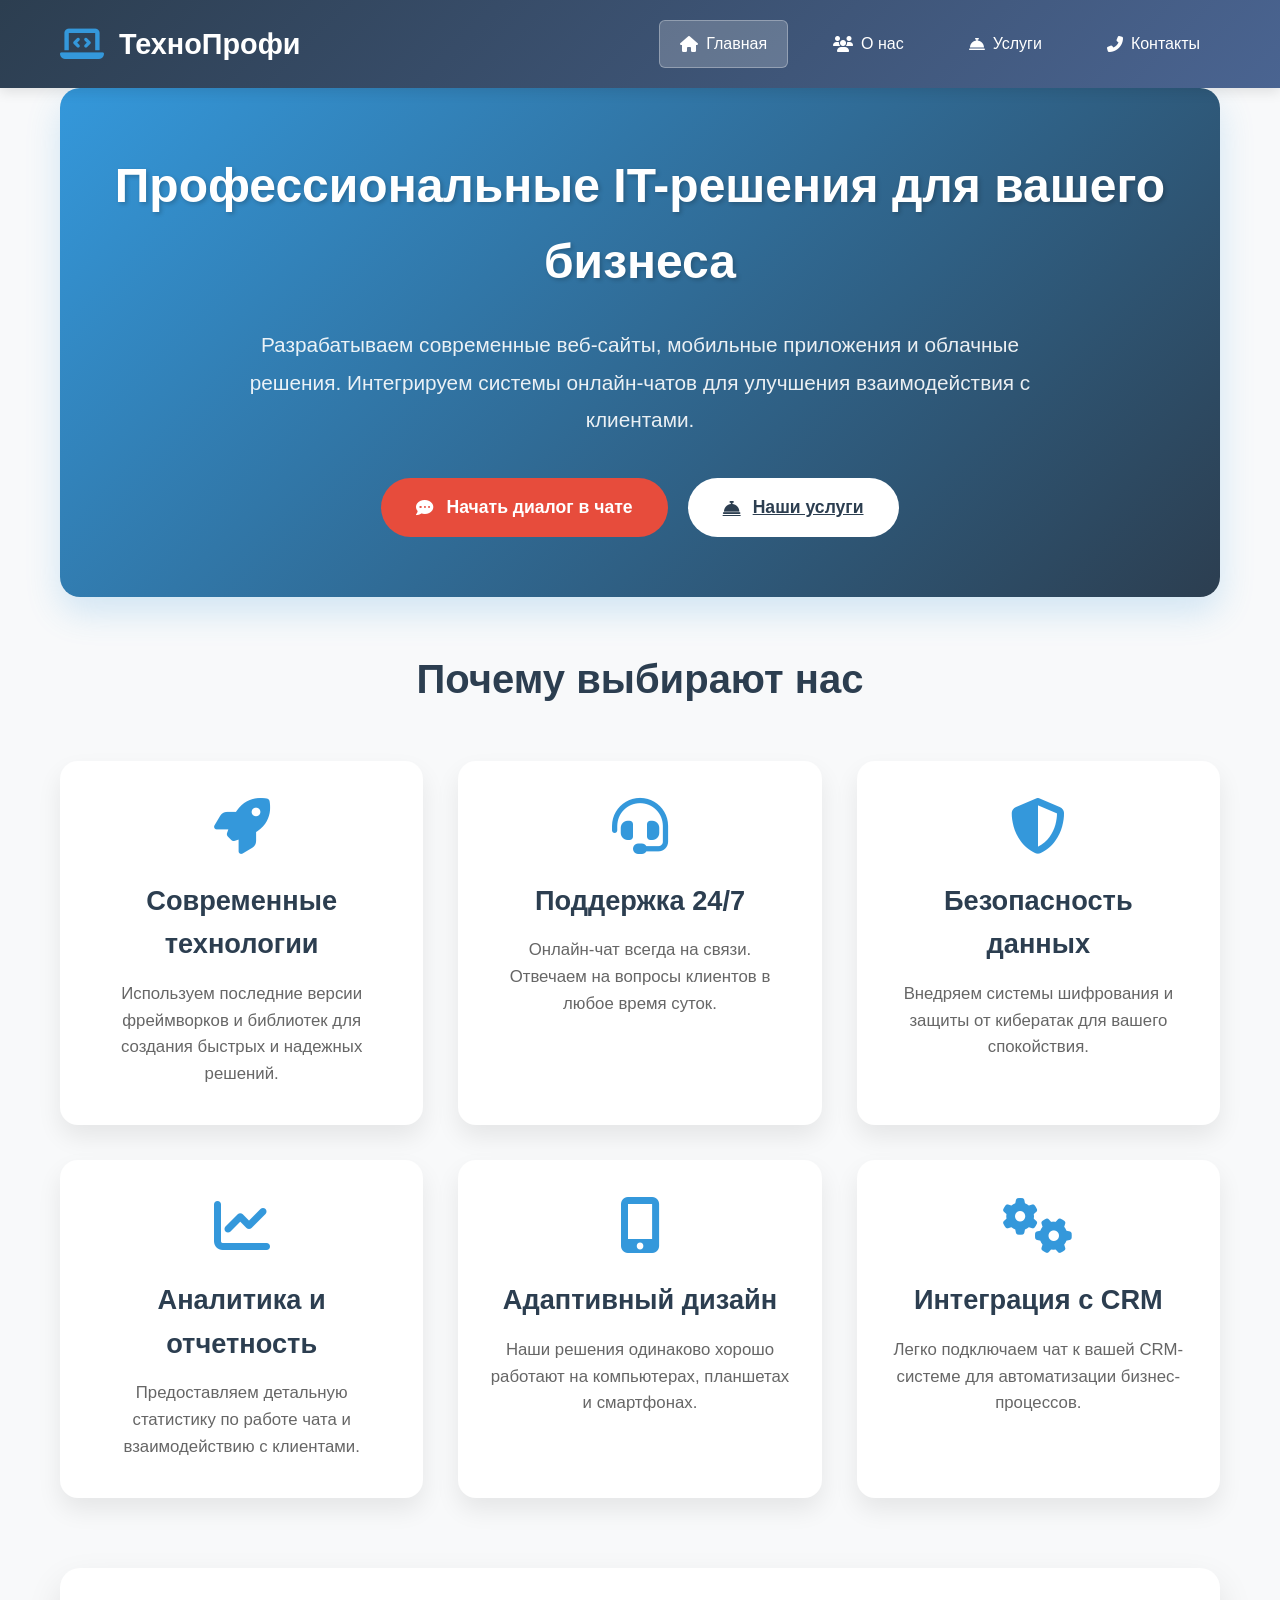
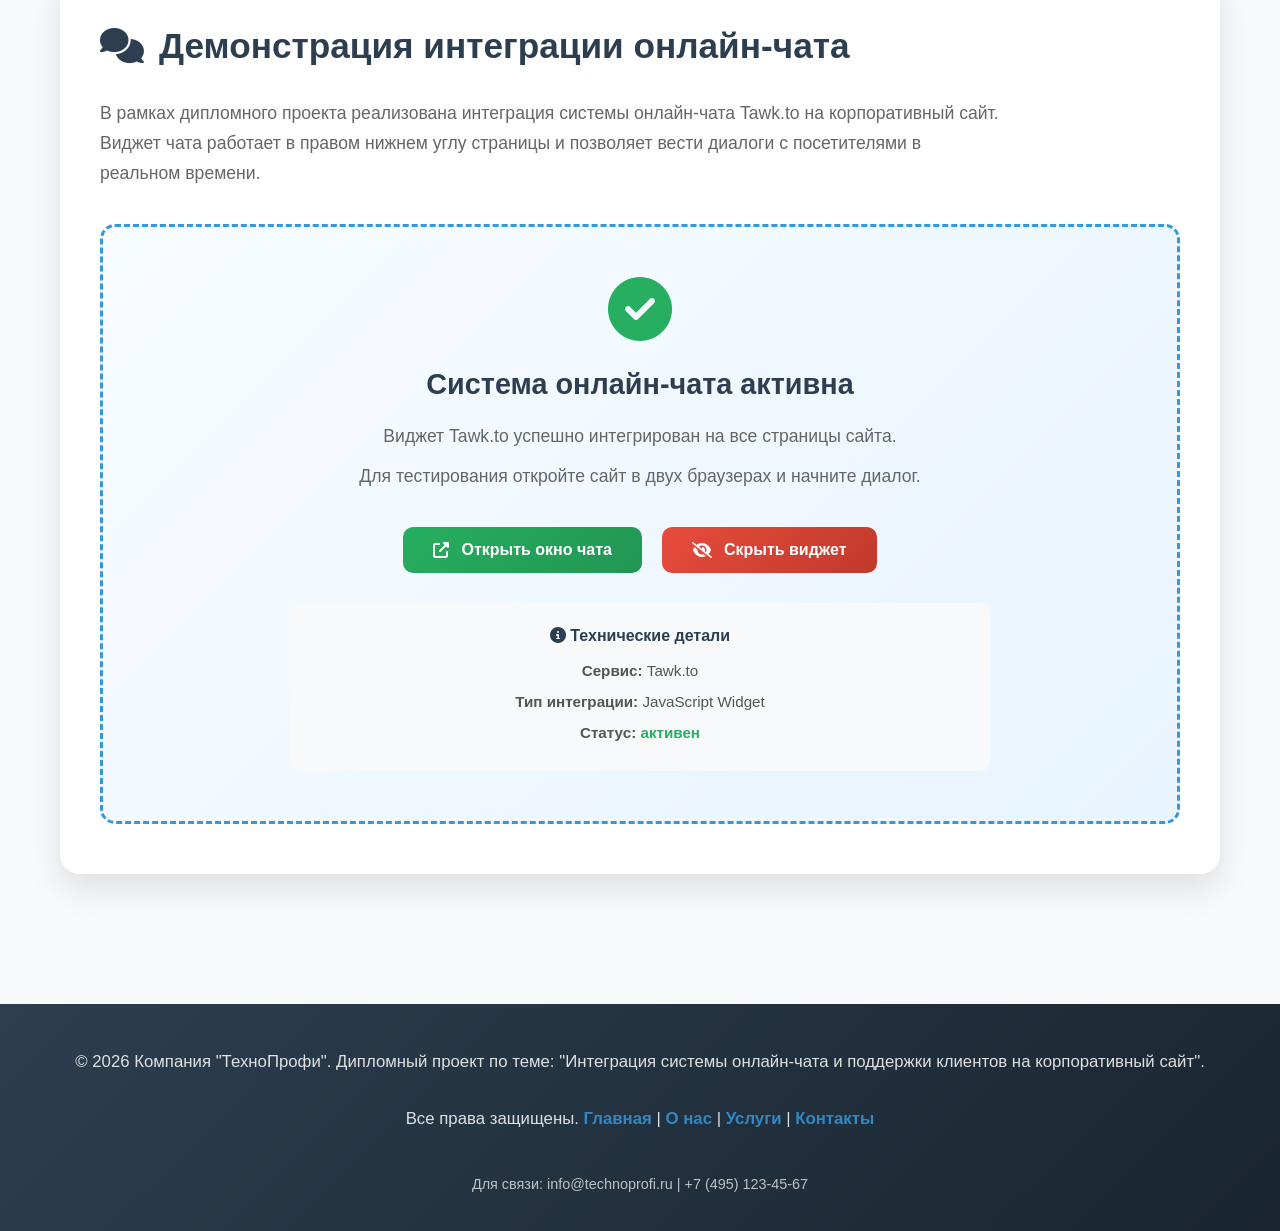
<file: index.html>
<!DOCTYPE html>
<html lang="ru">
<head>
    <meta charset="UTF-8">
    <meta name="viewport" content="width=device-width, initial-scale=1.0">
    <title>Компания "ТехноПрофи" | IT-решения для бизнеса</title>
    <link rel="stylesheet" href="style.css">
    <link rel="stylesheet" href="https://cdnjs.cloudflare.com/ajax/libs/font-awesome/6.4.0/css/all.min.css">
    <link rel="preconnect" href="https://fonts.googleapis.com">
    <link rel="preconnect" href="https://fonts.gstatic.com" crossorigin>
    <link href="https://fonts.googleapis.com/css2?family=Inter:wght@300;400;500;600;700&display=swap" rel="stylesheet">
</head>
<body>
    <!-- Шапка сайта -->
<header>
    <div class="container">
        <div class="logo">
            <i class="fas fa-laptop-code"></i>
            <span>ТехноПрофи</span>
        </div>
        <nav>
            <a href="index.html" class="active"><i class="fas fa-home"></i> Главная</a>
            <a href="about.html"><i class="fas fa-users"></i> О нас</a>
            <a href="services.html"><i class="fas fa-concierge-bell"></i> Услуги</a>
            <a href="contact.html"><i class="fas fa-phone-alt"></i> Контакты</a>
        </nav>
    </div>
</header>

    <!-- Главный контент -->
    <main class="container">
        <!-- Герой-баннер -->
        <section class="hero">
            <h1>Профессиональные IT-решения для вашего бизнеса</h1>
            <p class="hero-description">Разрабатываем современные веб-сайты, мобильные приложения и облачные решения. Интегрируем системы онлайн-чатов для улучшения взаимодействия с клиентами.</p>
            <div class="hero-buttons">
                <button class="btn btn-primary" id="chat-toggle">
                    <i class="fas fa-comment-dots"></i> Начать диалог в чате
                </button>
                <a href="services.html" class="btn">
                    <i class="fas fa-concierge-bell"></i> Наши услуги
                </a>
            </div>
        </section>

        <!-- Преимущества -->
        <section class="features">
            <h2>Почему выбирают нас</h2>
            <div class="features-grid">
                <div class="feature-card">
                    <i class="fas fa-rocket"></i>
                    <h3>Современные технологии</h3>
                    <p>Используем последние версии фреймворков и библиотек для создания быстрых и надежных решений.</p>
                </div>
                <div class="feature-card">
                    <i class="fas fa-headset"></i>
                    <h3>Поддержка 24/7</h3>
                    <p>Онлайн-чат всегда на связи. Отвечаем на вопросы клиентов в любое время суток.</p>
                </div>
                <div class="feature-card">
                    <i class="fas fa-shield-alt"></i>
                    <h3>Безопасность данных</h3>
                    <p>Внедряем системы шифрования и защиты от кибератак для вашего спокойствия.</p>
                </div>
                <div class="feature-card">
                    <i class="fas fa-chart-line"></i>
                    <h3>Аналитика и отчетность</h3>
                    <p>Предоставляем детальную статистику по работе чата и взаимодействию с клиентами.</p>
                </div>
                <div class="feature-card">
                    <i class="fas fa-mobile-alt"></i>
                    <h3>Адаптивный дизайн</h3>
                    <p>Наши решения одинаково хорошо работают на компьютерах, планшетах и смартфонах.</p>
                </div>
                <div class="feature-card">
                    <i class="fas fa-cogs"></i>
                    <h3>Интеграция с CRM</h3>
                    <p>Легко подключаем чат к вашей CRM-системе для автоматизации бизнес-процессов.</p>
                </div>
            </div>
        </section>

        <!-- Демонстрация онлайн-чата -->
        <section class="chat-demo">
            <h2><i class="fas fa-comments"></i> Демонстрация интеграции онлайн-чата</h2>
            <p>В рамках дипломного проекта реализована интеграция системы онлайн-чата Tawk.to на корпоративный сайт. Виджет чата работает в правом нижнем углу страницы и позволяет вести диалоги с посетителями в реальном времени.</p>
            
            <div class="chat-placeholder">
                <div id="tawk-status">
                    <i class="fas fa-check-circle" style="color: #27ae60; font-size: 4rem; margin-bottom: 20px;"></i>
                    <h3 style="font-size: 1.8rem; color: #2c3e50; margin-bottom: 15px;">Система онлайн-чата активна</h3>
                    <p style="font-size: 1.1rem; color: #666; margin-bottom: 10px;">Виджет Tawk.to успешно интегрирован на все страницы сайта.</p>
                    <p style="font-size: 1.1rem; color: #666;">Для тестирования откройте сайт в двух браузерах и начните диалог.</p>
                    
                    <div class="test-buttons">
                        <button id="test-open" class="test-btn">
                            <i class="fas fa-external-link-alt"></i> Открыть окно чата
                        </button>
                        <button id="test-hide" class="test-btn">
                            <i class="fas fa-eye-slash"></i> Скрыть виджет
                        </button>
                        <button id="test-show" class="test-btn" style="display:none;">
                            <i class="fas fa-eye"></i> Показать виджет
                        </button>
                    </div>
                    
                    <div style="margin-top: 30px; padding: 20px; background: #f8f9fa; border-radius: 10px;">
                        <h4 style="color: #2c3e50; margin-bottom: 10px;"><i class="fas fa-info-circle"></i> Технические детали</h4>
                        <p style="font-size: 0.95rem; color: #555; margin: 5px 0;"><strong>Сервис:</strong> Tawk.to</p>
                        <p style="font-size: 0.95rem; color: #555; margin: 5px 0;"><strong>Тип интеграции:</strong> JavaScript Widget</p>
                        <p style="font-size: 0.95rem; color: #555; margin: 5px 0;"><strong>Статус:</strong> <span id="widget-status" style="color: #27ae60; font-weight: bold;">активен</span></p>
                    </div>
                </div>
            </div>
        </section>
    </main>

    <!-- Подвал сайта -->
    <footer>
        <div class="container">
            <p>© 2026 Компания "ТехноПрофи". Дипломный проект по теме: "Интеграция системы онлайн-чата и поддержки клиентов на корпоративный сайт".</p>
            <p>Все права защищены. <a href="index.html">Главная</a> | <a href="about.html">О нас</a> | <a href="services.html">Услуги</a> | <a href="contact.html">Контакты</a></p>
            <p style="font-size: 0.9rem; opacity: 0.7; margin-top: 15px;">Для связи: info@technoprofi.ru | +7 (495) 123-45-67</p>
        </div>
    </footer>

    <!-- Код виджета Tawk.to -->
    <!--Start of Tawk.to Script-->
    <script type="text/javascript">
    var Tawk_API=Tawk_API||{}, Tawk_LoadStart=new Date();
    (function(){
    var s1=document.createElement("script"),s0=document.getElementsByTagName("script")[0];
    s1.async=true;
    s1.src='https://embed.tawk.to/696d5803c0ef74197c0bf2b3/1jf9hvjrr';
    s1.charset='UTF-8';
    s1.setAttribute('crossorigin','*');
    s0.parentNode.insertBefore(s1,s0);
    })();
    </script>
    <!--End of Tawk.to Script-->

    <script src="script.js"></script>
</body>
</html>
</file>
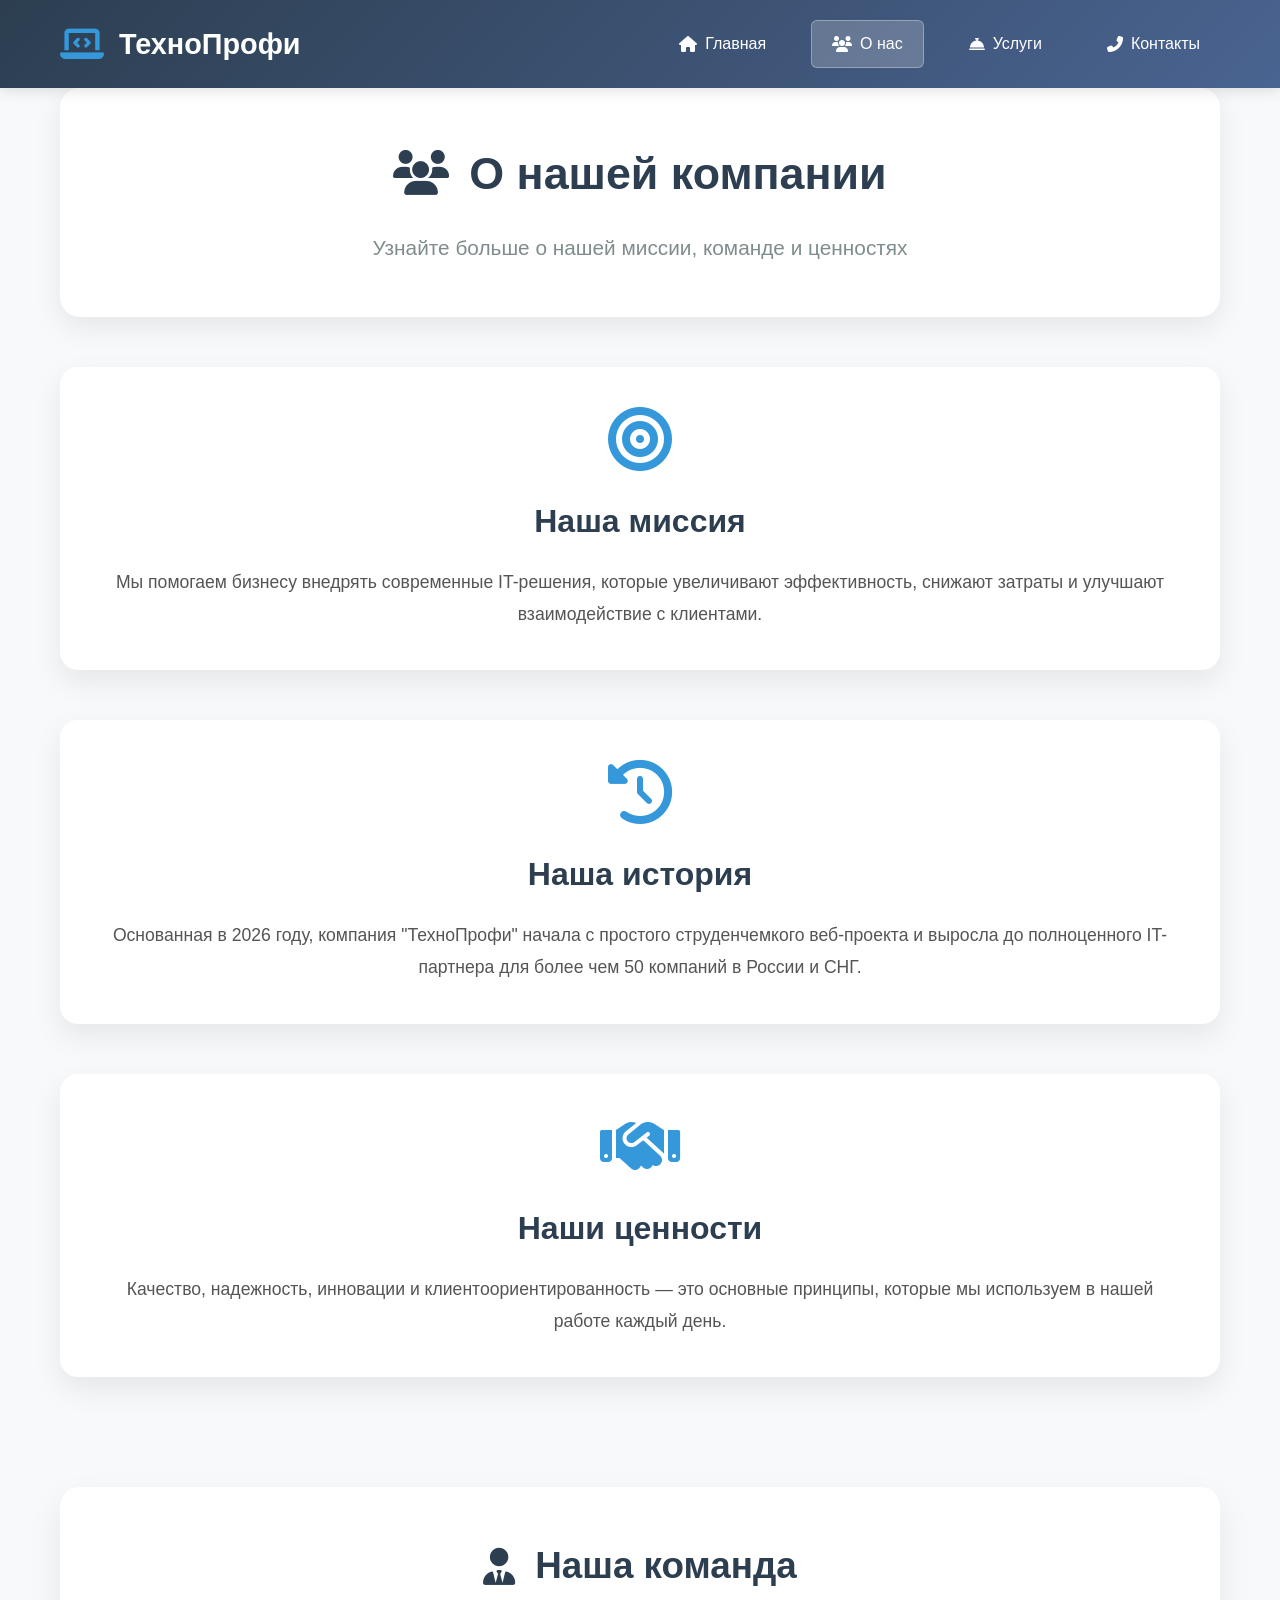
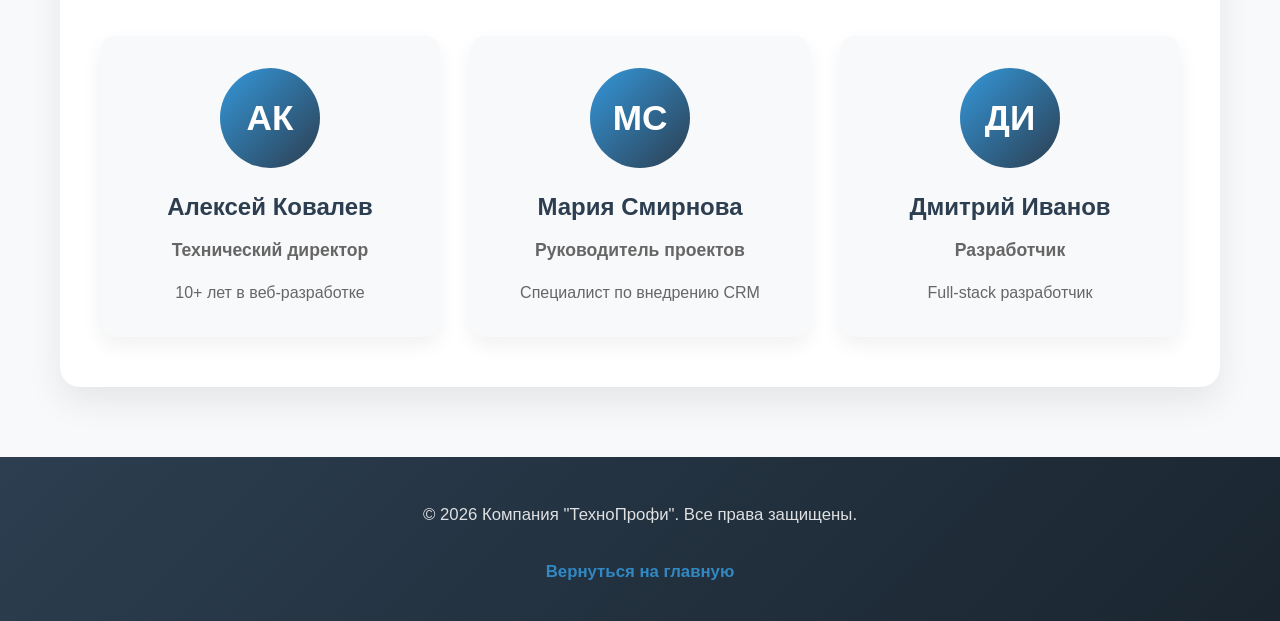
<file: about.html>
<!DOCTYPE html>
<html lang="ru">
<head>
    <meta charset="UTF-8">
    <meta name="viewport" content="width=device-width, initial-scale=1.0">
    <title>О нас | ТехноПрофи</title>
    <link rel="stylesheet" href="style.css">
    <link rel="stylesheet" href="https://cdnjs.cloudflare.com/ajax/libs/font-awesome/6.4.0/css/all.min.css">
</head>
<body>
    <header>
        <div class="container">
            <div class="logo">
                <i class="fas fa-laptop-code"></i>
                <span>ТехноПрофи</span>
            </div>
            <nav>
                <a href="index.html"><i class="fas fa-home"></i> Главная</a>
                <a href="about.html" class="active"><i class="fas fa-users"></i> О нас</a>
                <a href="services.html"><i class="fas fa-concierge-bell"></i> Услуги</a>
                <a href="contact.html"><i class="fas fa-phone-alt"></i> Контакты</a>
            </nav>
        </div>
    </header>

    <main class="container">
        <section class="page-header">
            <h1><i class="fas fa-users"></i> О нашей компании</h1>
            <p class="subtitle">Узнайте больше о нашей миссии, команде и ценностях</p>
        </section>

        <section class="about-content">
            <div class="about-card">
                <i class="fas fa-bullseye"></i>
                <h2>Наша миссия</h2>
                <p>Мы помогаем бизнесу внедрять современные IT-решения, которые увеличивают эффективность, снижают затраты и улучшают взаимодействие с клиентами.</p>
            </div>

            <div class="about-card">
                <i class="fas fa-history"></i>
                <h2>Наша история</h2>
                <p>Основанная в 2026 году, компания "ТехноПрофи" начала с простого струденчемкого веб-проекта и выросла до полноценного IT-партнера для более чем 50 компаний в России и СНГ.</p>
            </div>

            <div class="about-card">
                <i class="fas fa-handshake"></i>
                <h2>Наши ценности</h2>
                <p>Качество, надежность, инновации и клиентоориентированность — это основные принципы, которые мы используем в нашей работе каждый день.</p>
            </div>

            <div class="team-section">
                <h2><i class="fas fa-user-tie"></i> Наша команда</h2>
                <div class="team-grid">
                    <div class="team-member">
                        <div class="avatar">АК</div>
                        <h3>Алексей Ковалев</h3>
                        <p class="role">Технический директор</p>
                        <p>10+ лет в веб-разработке</p>
                    </div>
                    <div class="team-member">
                        <div class="avatar">МС</div>
                        <h3>Мария Смирнова</h3>
                        <p class="role">Руководитель проектов</p>
                        <p>Специалист по внедрению CRM</p>
                    </div>
                    <div class="team-member">
                        <div class="avatar">ДИ</div>
                        <h3>Дмитрий Иванов</h3>
                        <p class="role">Разработчик</p>
                        <p>Full-stack разработчик</p>
                    </div>
                </div>
            </div>
        </section>
    </main>

    <footer>
        <div class="container">
            <p>© 2026 Компания "ТехноПрофи". Все права защищены.</p>
            <p><a href="index.html">Вернуться на главную</a></p>
        </div>
    </footer>

    <!-- Tawk.to виджет на всех страницах -->
    <!--Start of Tawk.to Script-->
    <script type="text/javascript">
    var Tawk_API=Tawk_API||{}, Tawk_LoadStart=new Date();
    (function(){
    var s1=document.createElement("script"),s0=document.getElementsByTagName("script")[0];
    s1.async=true;
    s1.src='https://embed.tawk.to/696d5803c0ef74197c0bf2b3/1jf9hvjrr';
    s1.charset='UTF-8';
    s1.setAttribute('crossorigin','*');
    s0.parentNode.insertBefore(s1,s0);
    })();
    </script>
    <!--End of Tawk.to Script-->
</body>
</html>
</file>
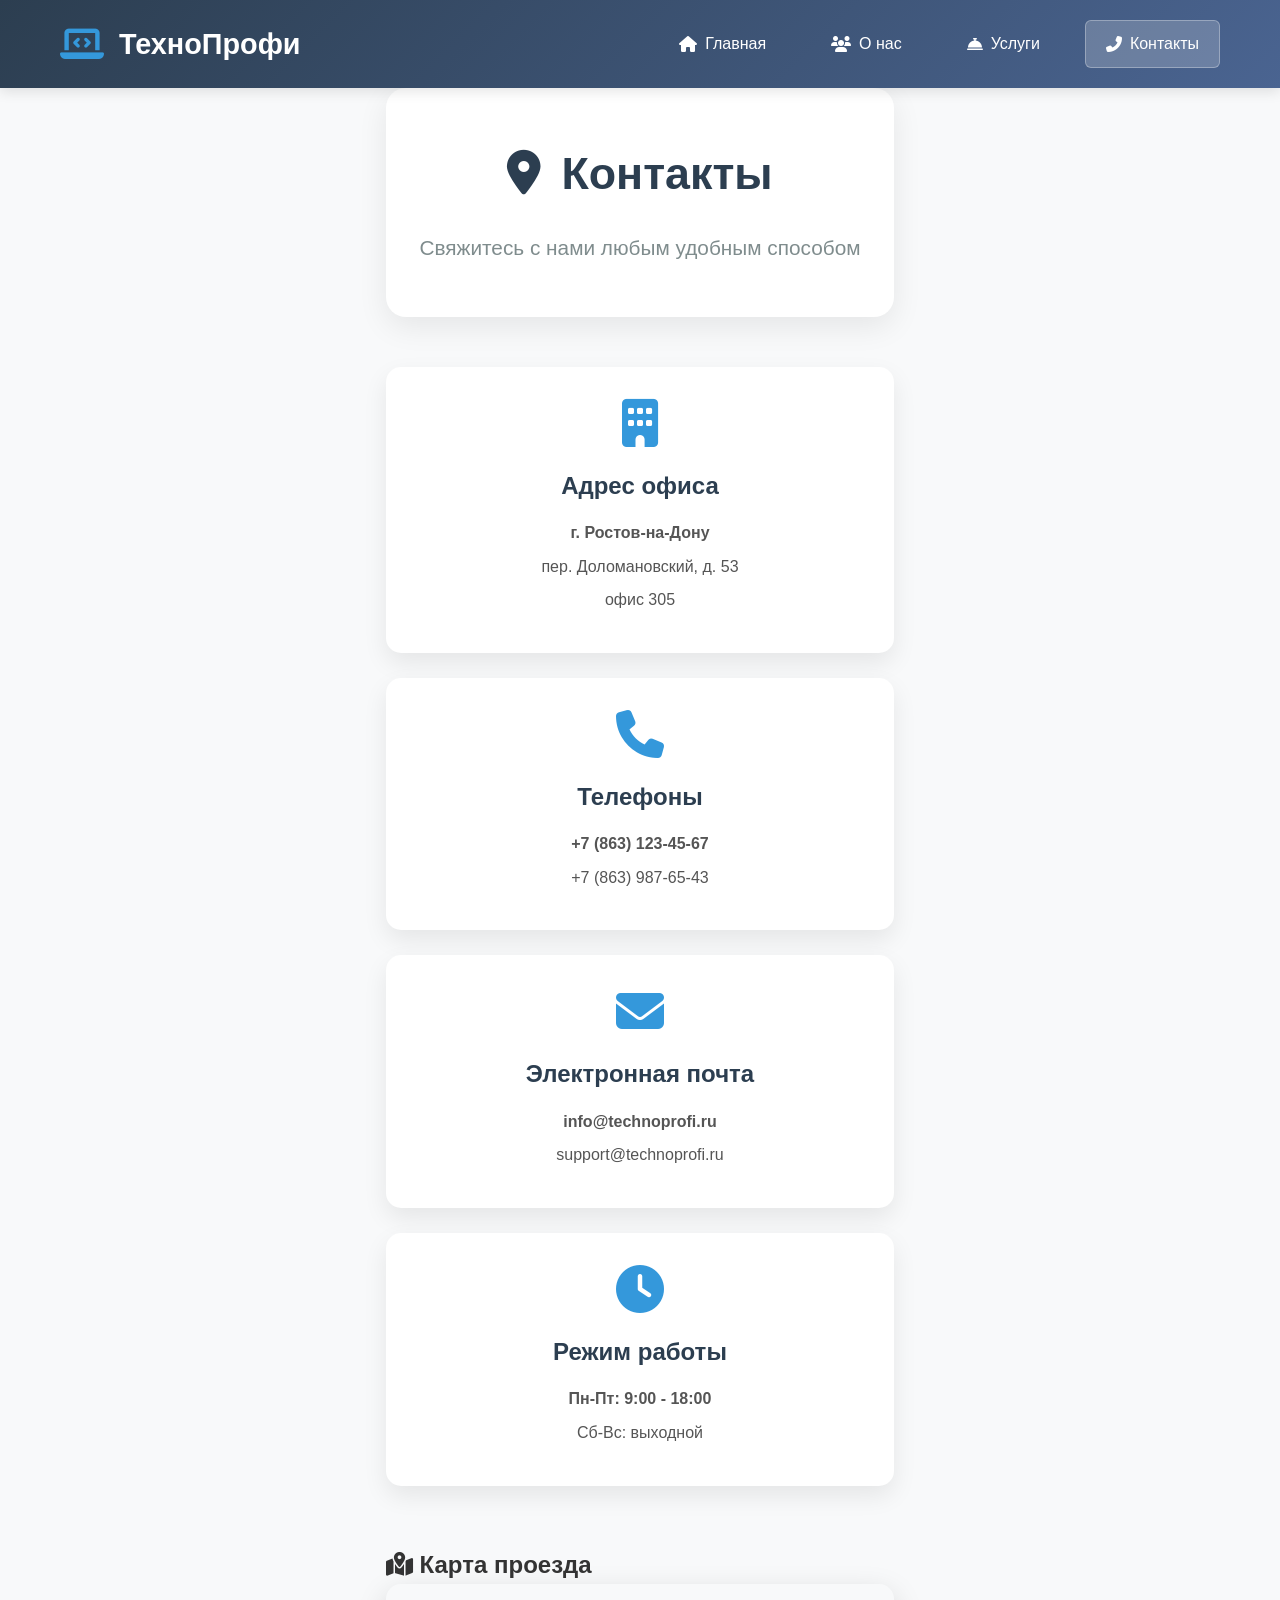
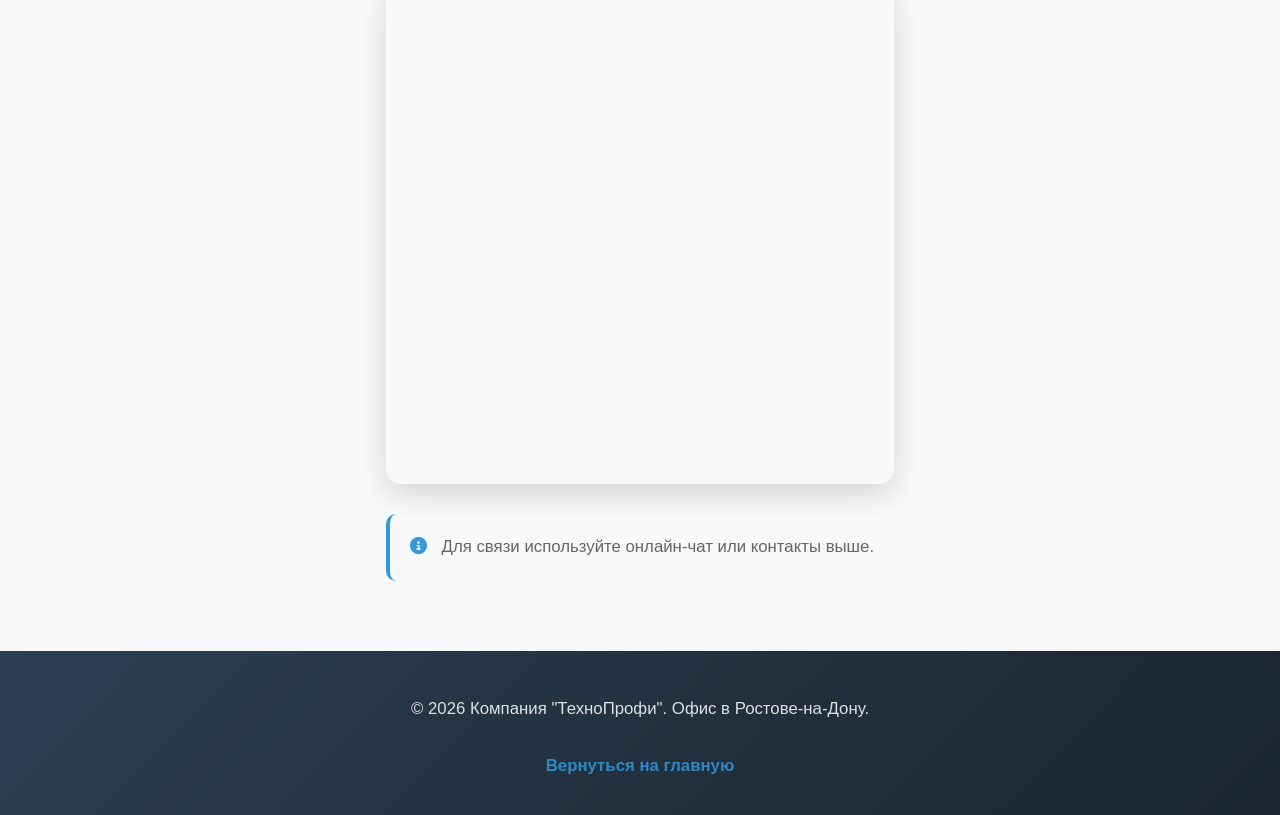
<file: contact.html>
<!DOCTYPE html>
<html lang="ru">
<head>
    <meta charset="UTF-8">
    <meta name="viewport" content="width=device-width, initial-scale=1.0">
    <title>Контакты | ТехноПрофи</title>
    <link rel="stylesheet" href="style.css">
    <link rel="stylesheet" href="https://cdnjs.cloudflare.com/ajax/libs/font-awesome/6.4.0/css/all.min.css">
    <!-- API Яндекс Карт -->
    <script src="https://api-maps.yandex.ru/2.1/?apikey=ваш_ключ&lang=ru_RU" type="text/javascript"></script>
</head>
<body>
    <header>
        <div class="container">
            <div class="logo">
                <i class="fas fa-laptop-code"></i>
                <span>ТехноПрофи</span>
            </div>
            <nav>
                <a href="index.html"><i class="fas fa-home"></i> Главная</a>
                <a href="about.html"><i class="fas fa-users"></i> О нас</a>
                <a href="services.html"><i class="fas fa-concierge-bell"></i> Услуги</a>
                <a href="contact.html" class="active"><i class="fas fa-phone-alt"></i> Контакты</a>
            </nav>
        </div>
    </header>

    <main class="container">
        <section class="page-header">
            <h1><i class="fas fa-map-marker-alt"></i> Контакты</h1>
            <p class="subtitle">Свяжитесь с нами любым удобным способом</p>
        </section>

        <div class="contact-simple">
            <div class="contact-card">
                <i class="fas fa-building"></i>
                <h2>Адрес офиса</h2>
                <p><strong>г. Ростов-на-Дону</strong></p>
                <p>пер. Доломановский, д. 53</p>
                <p>офис 305</p>
            </div>
            
            <div class="contact-card">
                <i class="fas fa-phone"></i>
                <h2>Телефоны</h2>
                <p><strong>+7 (863) 123-45-67</strong></p>
                <p>+7 (863) 987-65-43</p>
            </div>
            
            <div class="contact-card">
                <i class="fas fa-envelope"></i>
                <h2>Электронная почта</h2>
                <p><strong>info@technoprofi.ru</strong></p>
                <p>support@technoprofi.ru</p>
            </div>
            
            <div class="contact-card">
                <i class="fas fa-clock"></i>
                <h2>Режим работы</h2>
                <p><strong>Пн-Пт: 9:00 - 18:00</strong></p>
                <p>Сб-Вс: выходной</p>
            </div>
        </div>

        <!-- Карта -->
        <section class="map-section">
            <h2><i class="fas fa-map-marked-alt"></i> Карта проезда</h2>
            
            <div id="yandex-map"></div>
            
            <div class="contact-note">
                <p><i class="fas fa-info-circle"></i> Для связи используйте онлайн-чат или контакты выше.</p>
            </div>
        </section>
    </main>

    <footer>
        <div class="container">
            <p>© 2026 Компания "ТехноПрофи". Офис в Ростове-на-Дону.</p>
            <p><a href="index.html">Вернуться на главную</a></p>
        </div>
    </footer>

    <!-- Tawk.to виджет -->
    <!--Start of Tawk.to Script-->
    <script type="text/javascript">
    var Tawk_API=Tawk_API||{}, Tawk_LoadStart=new Date();
    (function(){
    var s1=document.createElement("script"),s0=document.getElementsByTagName("script")[0];
    s1.async=true;
    s1.src='https://embed.tawk.to/696d5803c0ef74197c0bf2b3/1jf9hvjrr';
    s1.charset='UTF-8';
    s1.setAttribute('crossorigin','*');
    s0.parentNode.insertBefore(s1,s0);
    })();
    </script>
    <!--End of Tawk.to Script-->

    <script>
        // Инициализация Яндекс.Карты
        ymaps.ready(init);
        
        function init() {
            var myMap = new ymaps.Map("yandex-map", {
                center: [47.225566, 39.695088],
                zoom: 17,
                controls: ['zoomControl']
            });
            
            var officePlacemark = new ymaps.Placemark([47.225566, 39.695088], {
                balloonContent: '<strong>Офис "ТехноПрофи"</strong><br>г. Ростов-на-Дону<br>пер. Доломановский, 53',
                hintContent: 'Наш офис'
            }, {
                preset: 'islands#blueDotIcon',
                iconColor: '#3498db'
            });
            
            myMap.geoObjects.add(officePlacemark);
            officePlacemark.balloon.open();
        }
    </script>
</body>
</html>
</file>
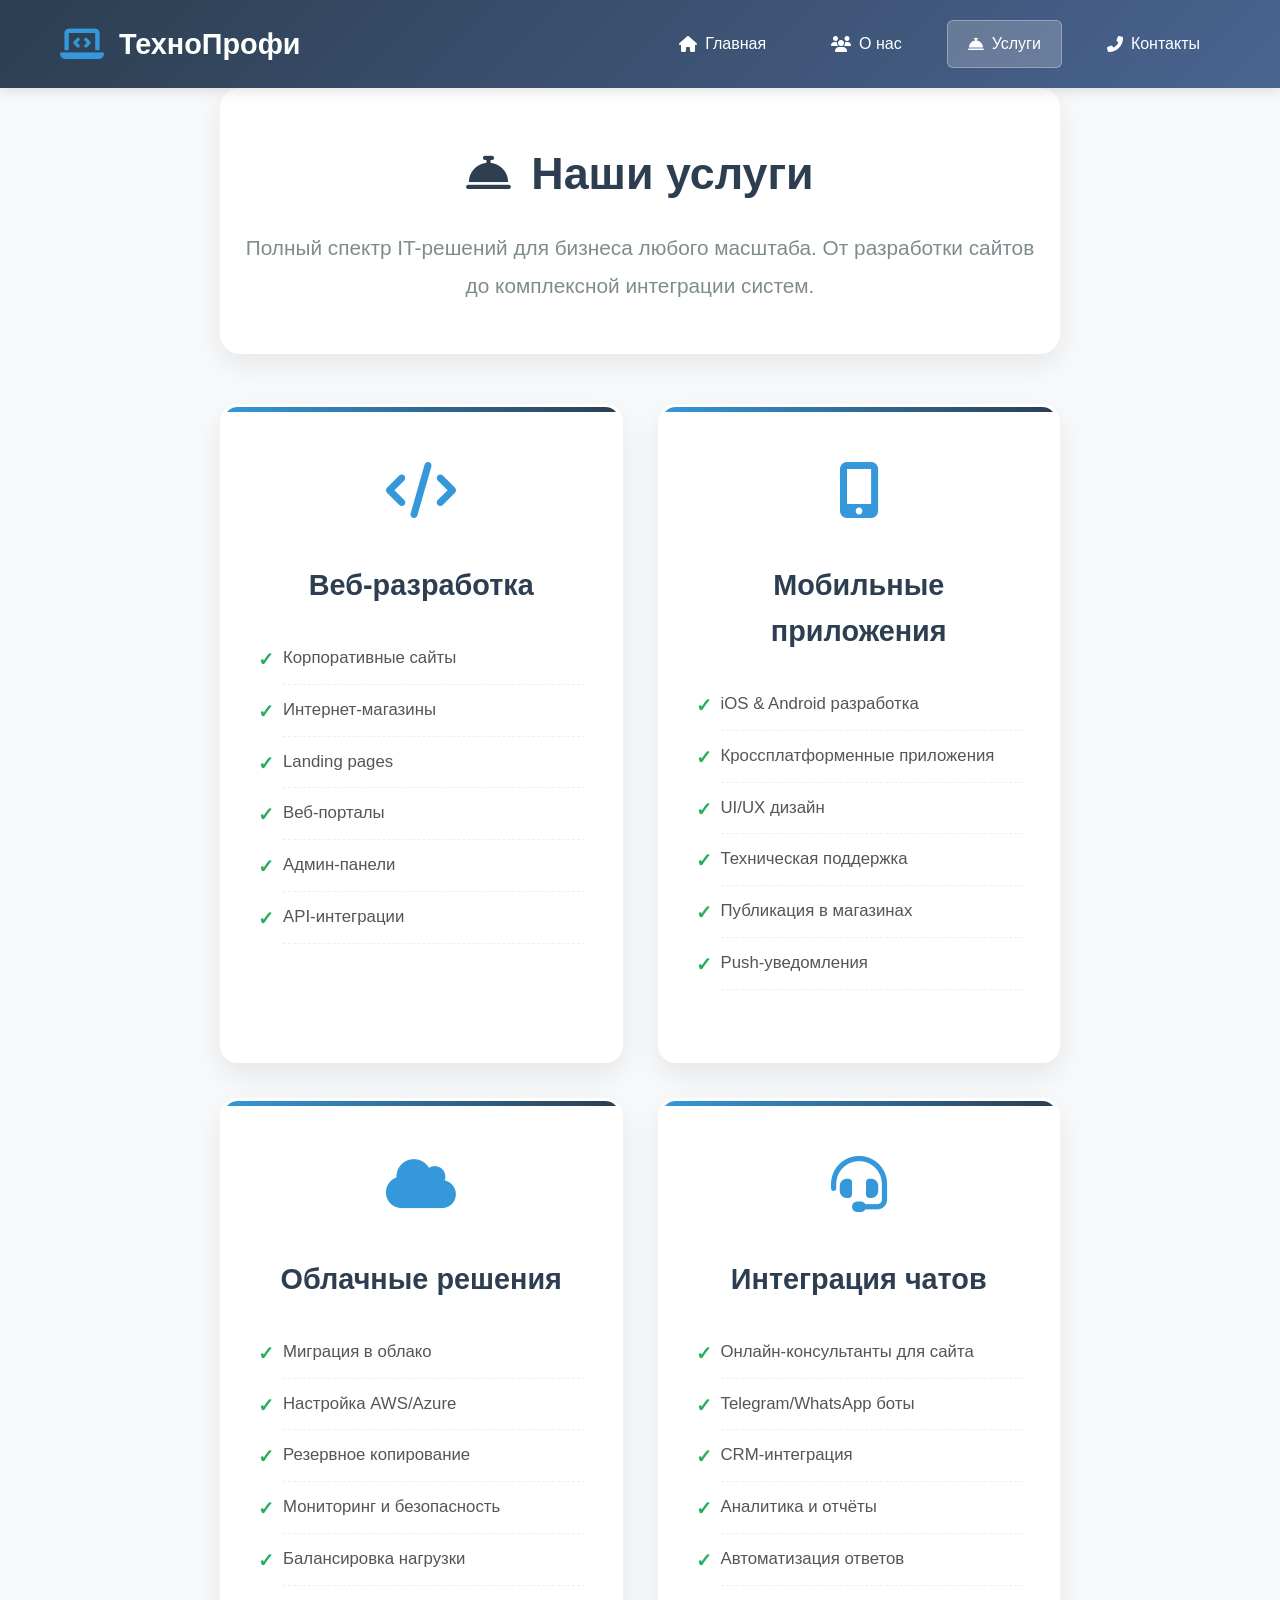
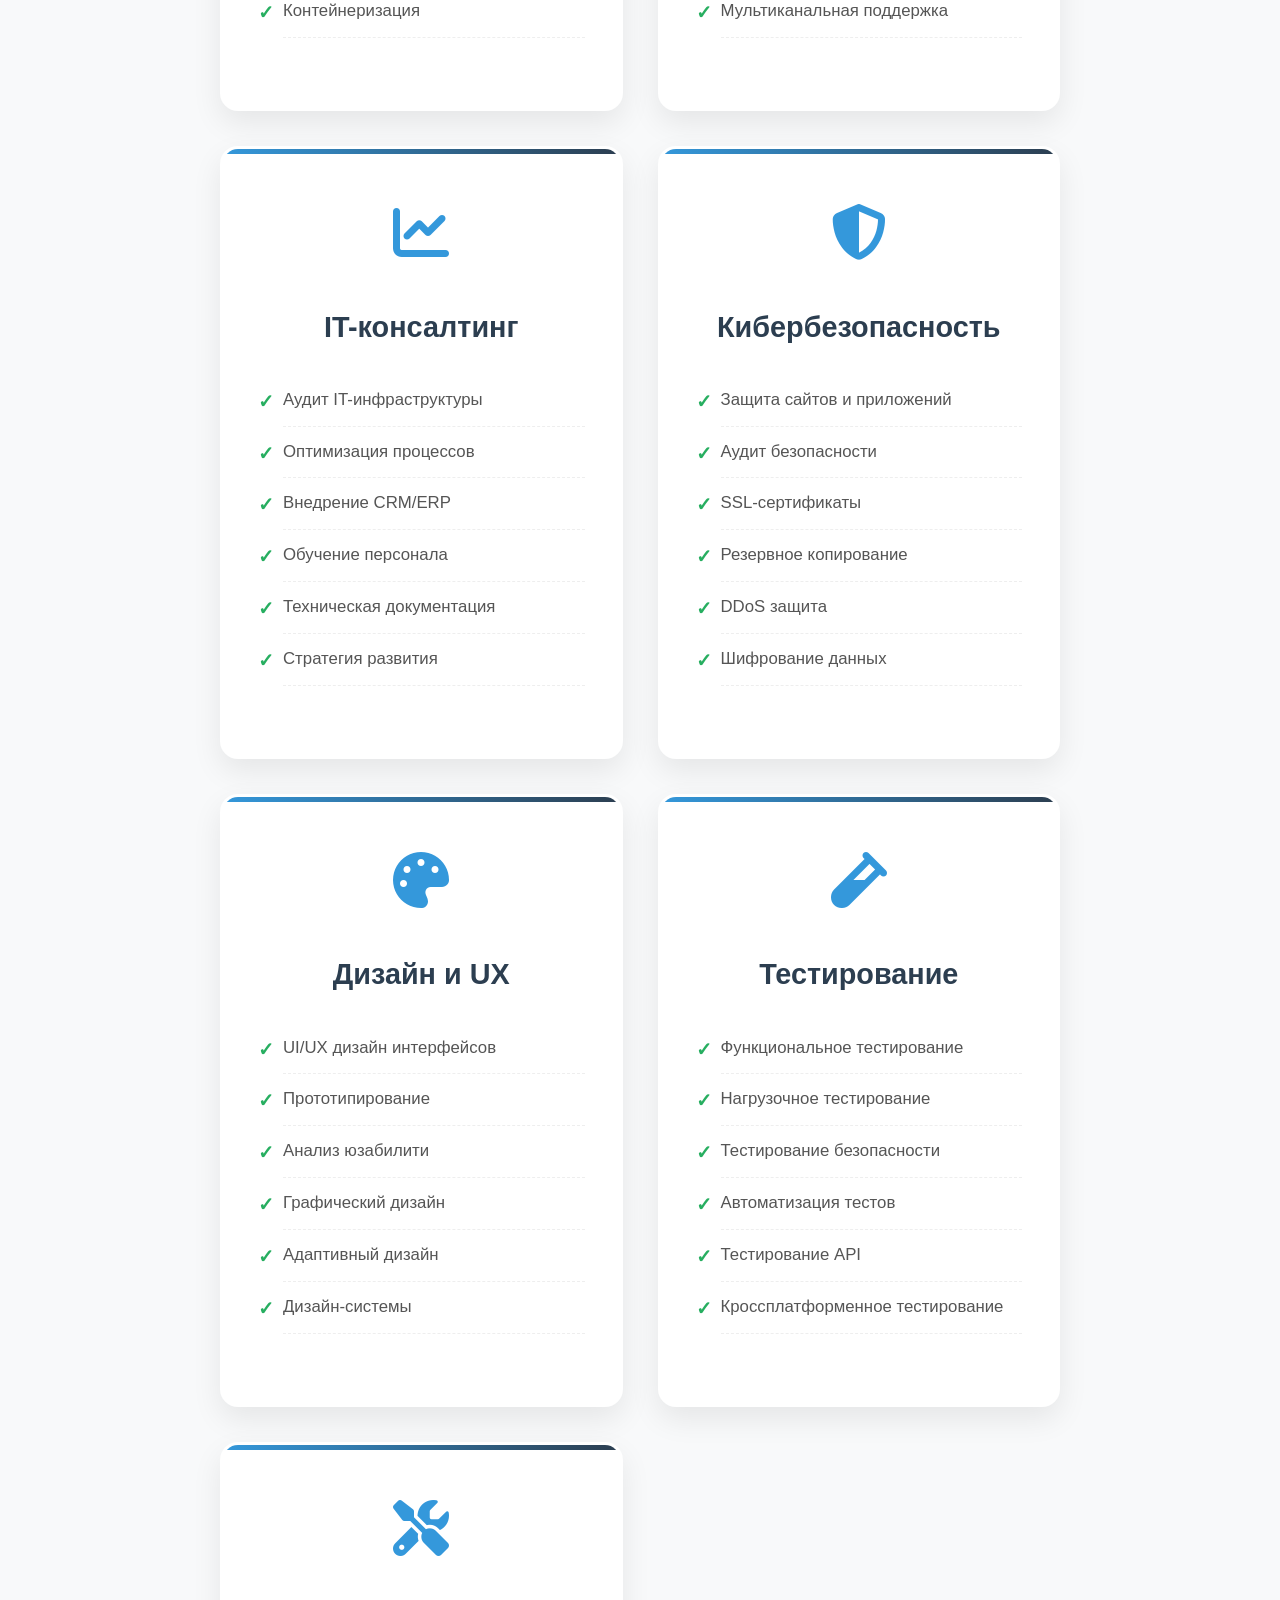
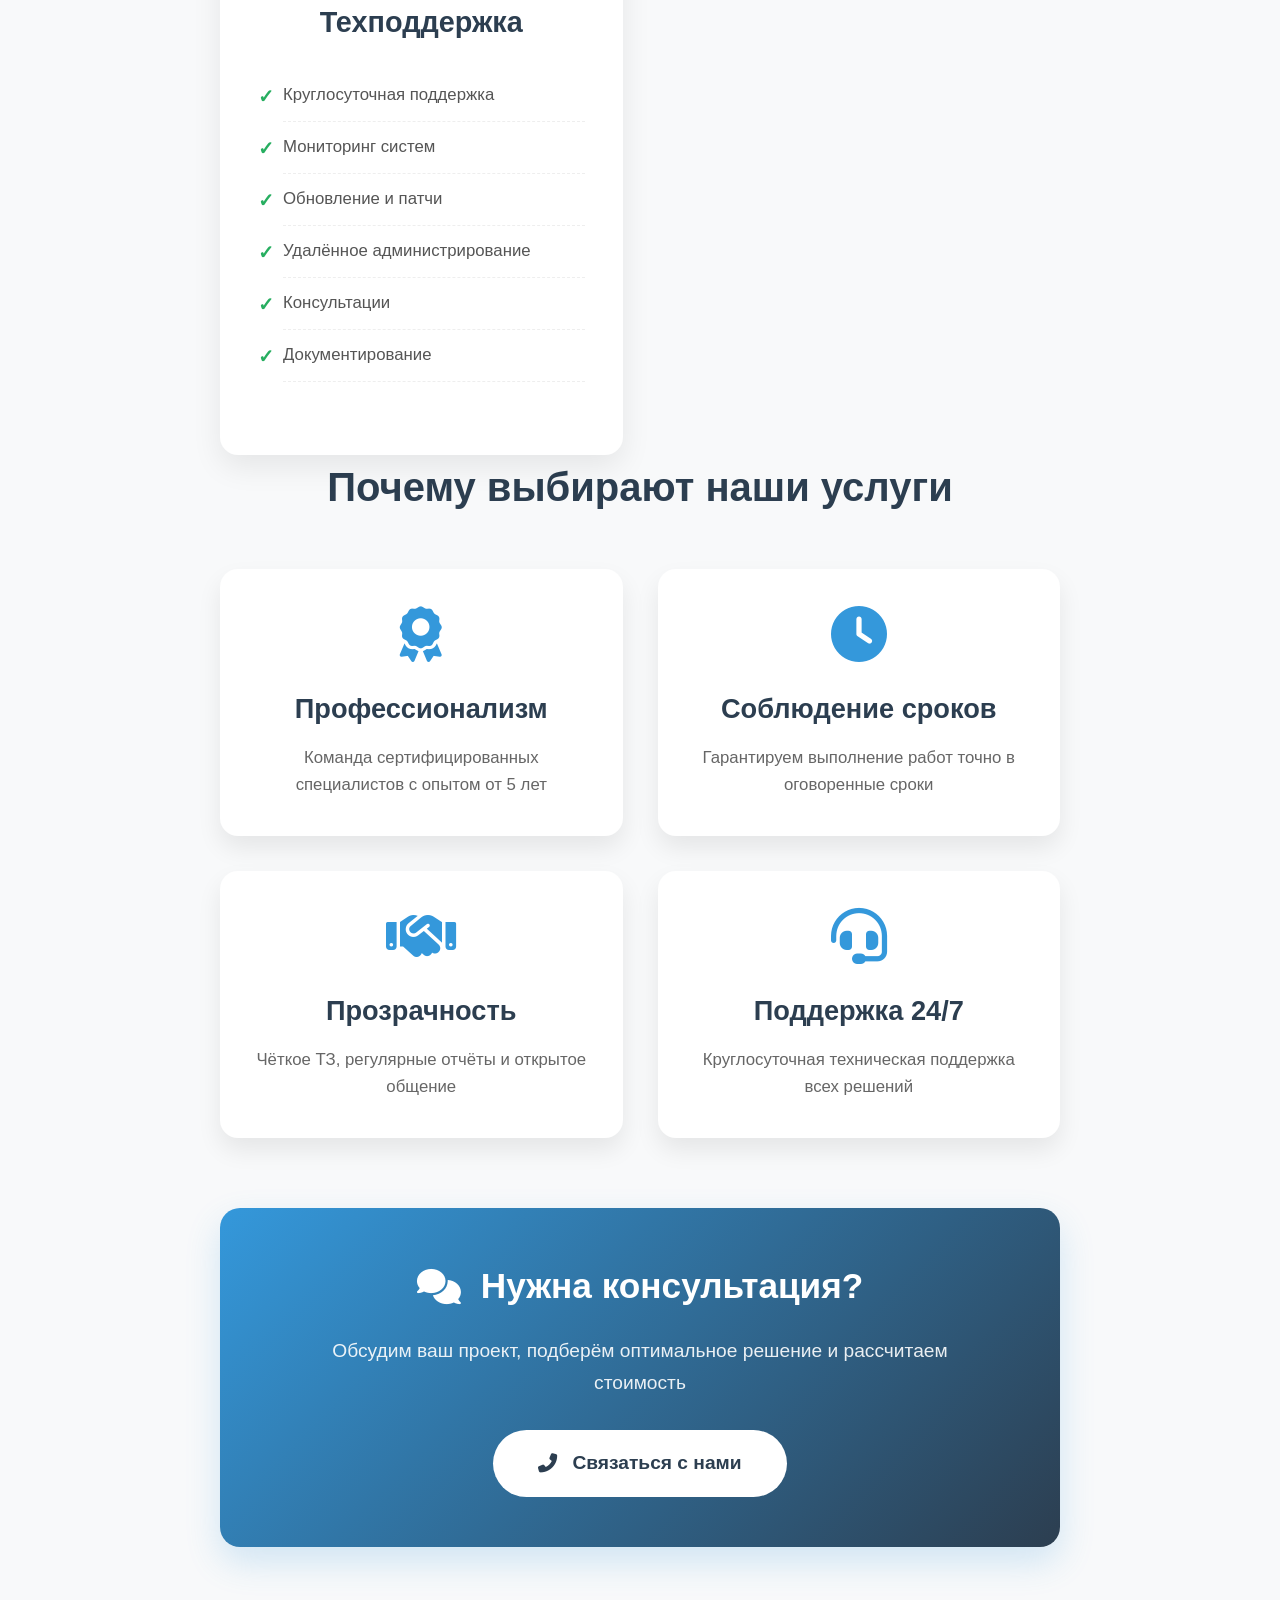
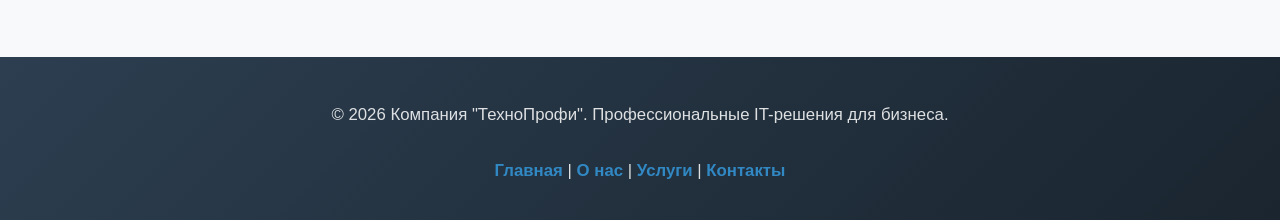
<file: services.html>
<!DOCTYPE html>
<html lang="ru">
<head>
    <meta charset="UTF-8">
    <meta name="viewport" content="width=device-width, initial-scale=1.0">
    <title>Услуги | ТехноПрофи</title>
    <link rel="stylesheet" href="style.css">
    <link rel="stylesheet" href="https://cdnjs.cloudflare.com/ajax/libs/font-awesome/6.4.0/css/all.min.css">
</head>
<body>
    <!-- Шапка сайта -->
    <header>
        <div class="container">
            <div class="logo">
                <i class="fas fa-laptop-code"></i>
                <span>ТехноПрофи</span>
            </div>
            <nav>
                <a href="index.html"><i class="fas fa-home"></i> Главная</a>
                <a href="about.html"><i class="fas fa-users"></i> О нас</a>
                <a href="services.html" class="active"><i class="fas fa-concierge-bell"></i> Услуги</a>
                <a href="contact.html"><i class="fas fa-phone-alt"></i> Контакты</a>
            </nav>
        </div>
    </header>

    <!-- Основной контент -->
    <main class="container">
        <!-- Заголовок страницы -->
        <section class="page-header">
            <h1><i class="fas fa-concierge-bell"></i> Наши услуги</h1>
            <p class="subtitle">Полный спектр IT-решений для бизнеса любого масштаба. От разработки сайтов до комплексной интеграции систем.</p>
        </section>

        <!-- Сетка услуг -->
        <section class="services-grid">
            <!-- Веб-разработка -->
            <div class="service-card">
                <div class="service-icon">
                    <i class="fas fa-code"></i>
                </div>
                <h2>Веб-разработка</h2>
                <ul>
                    <li>Корпоративные сайты</li>
                    <li>Интернет-магазины</li>
                    <li>Landing pages</li>
                    <li>Веб-порталы</li>
                    <li>Админ-панели</li>
                    <li>API-интеграции</li>
                </ul>
            </div>

            <!-- Мобильные приложения -->
            <div class="service-card">
                <div class="service-icon">
                    <i class="fas fa-mobile-alt"></i>
                </div>
                <h2>Мобильные приложения</h2>
                <ul>
                    <li>iOS & Android разработка</li>
                    <li>Кроссплатформенные приложения</li>
                    <li>UI/UX дизайн</li>
                    <li>Техническая поддержка</li>
                    <li>Публикация в магазинах</li>
                    <li>Push-уведомления</li>
                </ul>
            </div>

            <!-- Облачные решения -->
            <div class="service-card">
                <div class="service-icon">
                    <i class="fas fa-cloud"></i>
                </div>
                <h2>Облачные решения</h2>
                <ul>
                    <li>Миграция в облако</li>
                    <li>Настройка AWS/Azure</li>
                    <li>Резервное копирование</li>
                    <li>Мониторинг и безопасность</li>
                    <li>Балансировка нагрузки</li>
                    <li>Контейнеризация</li>
                </ul>
            </div>

            <!-- Интеграция чатов -->
            <div class="service-card">
                <div class="service-icon">
                    <i class="fas fa-headset"></i>
                </div>
                <h2>Интеграция чатов</h2>
                <ul>
                    <li>Онлайн-консультанты для сайта</li>
                    <li>Telegram/WhatsApp боты</li>
                    <li>CRM-интеграция</li>
                    <li>Аналитика и отчёты</li>
                    <li>Автоматизация ответов</li>
                    <li>Мультиканальная поддержка</li>
                </ul>
            </div>

            <!-- IT-консалтинг -->
            <div class="service-card">
                <div class="service-icon">
                    <i class="fas fa-chart-line"></i>
                </div>
                <h2>IT-консалтинг</h2>
                <ul>
                    <li>Аудит IT-инфраструктуры</li>
                    <li>Оптимизация процессов</li>
                    <li>Внедрение CRM/ERP</li>
                    <li>Обучение персонала</li>
                    <li>Техническая документация</li>
                    <li>Стратегия развития</li>
                </ul>
            </div>

            <!-- Кибербезопасность -->
            <div class="service-card">
                <div class="service-icon">
                    <i class="fas fa-shield-alt"></i>
                </div>
                <h2>Кибербезопасность</h2>
                <ul>
                    <li>Защита сайтов и приложений</li>
                    <li>Аудит безопасности</li>
                    <li>SSL-сертификаты</li>
                    <li>Резервное копирование</li>
                    <li>DDoS защита</li>
                    <li>Шифрование данных</li>
                </ul>
            </div>

            <!-- Дизайн и UX -->
            <div class="service-card">
                <div class="service-icon">
                    <i class="fas fa-palette"></i>
                </div>
                <h2>Дизайн и UX</h2>
                <ul>
                    <li>UI/UX дизайн интерфейсов</li>
                    <li>Прототипирование</li>
                    <li>Анализ юзабилити</li>
                    <li>Графический дизайн</li>
                    <li>Адаптивный дизайн</li>
                    <li>Дизайн-системы</li>
                </ul>
            </div>

            <!-- Тестирование -->
            <div class="service-card">
                <div class="service-icon">
                    <i class="fas fa-vial"></i>
                </div>
                <h2>Тестирование</h2>
                <ul>
                    <li>Функциональное тестирование</li>
                    <li>Нагрузочное тестирование</li>
                    <li>Тестирование безопасности</li>
                    <li>Автоматизация тестов</li>
                    <li>Тестирование API</li>
                    <li>Кроссплатформенное тестирование</li>
                </ul>
            </div>

            <!-- Техподдержка -->
            <div class="service-card">
                <div class="service-icon">
                    <i class="fas fa-tools"></i>
                </div>
                <h2>Техподдержка</h2>
                <ul>
                    <li>Круглосуточная поддержка</li>
                    <li>Мониторинг систем</li>
                    <li>Обновление и патчи</li>
                    <li>Удалённое администрирование</li>
                    <li>Консультации</li>
                    <li>Документирование</li>
                </ul>
            </div>
        </section>

        <!-- Преимущества работы с нами -->
        <section class="features">
            <h2>Почему выбирают наши услуги</h2>
            <div class="features-grid">
                <div class="feature-card">
                    <i class="fas fa-award"></i>
                    <h3>Профессионализм</h3>
                    <p>Команда сертифицированных специалистов с опытом от 5 лет</p>
                </div>
                <div class="feature-card">
                    <i class="fas fa-clock"></i>
                    <h3>Соблюдение сроков</h3>
                    <p>Гарантируем выполнение работ точно в оговоренные сроки</p>
                </div>
                <div class="feature-card">
                    <i class="fas fa-handshake"></i>
                    <h3>Прозрачность</h3>
                    <p>Чёткое ТЗ, регулярные отчёты и открытое общение</p>
                </div>
                <div class="feature-card">
                    <i class="fas fa-headset"></i>
                    <h3>Поддержка 24/7</h3>
                    <p>Круглосуточная техническая поддержка всех решений</p>
                </div>
            </div>
        </section>

        <!-- Призыв к действию -->
        <section class="chat-promo">
            <h3><i class="fas fa-comments"></i> Нужна консультация?</h3>
            <p>Обсудим ваш проект, подберём оптимальное решение и рассчитаем стоимость</p>
            <a href="contact.html" class="btn">
                <i class="fas fa-phone-alt"></i> Связаться с нами
            </a>
        </section>
    </main>

    <!-- Подвал сайта -->
    <footer>
        <div class="container">
            <p>© 2026 Компания "ТехноПрофи". Профессиональные IT-решения для бизнеса.</p>
            <p><a href="index.html">Главная</a> | <a href="about.html">О нас</a> | <a href="services.html">Услуги</a> | <a href="contact.html">Контакты</a></p>
        </div>
    </footer>

    <!-- Tawk.to виджет -->
    <!--Start of Tawk.to Script-->
    <script type="text/javascript">
    var Tawk_API=Tawk_API||{}, Tawk_LoadStart=new Date();
    (function(){
    var s1=document.createElement("script"),s0=document.getElementsByTagName("script")[0];
    s1.async=true;
    s1.src='https://embed.tawk.to/696d5803c0ef74197c0bf2b3/1jf9hvjrr';
    s1.charset='UTF-8';
    s1.setAttribute('crossorigin','*');
    s0.parentNode.insertBefore(s1,s0);
    })();
    </script>
    <!--End of Tawk.to Script-->
</body>
</html>
</file>
<file: style.css>
/* =========================================== */
/* БАЗОВЫЕ СТИЛИ */
/* =========================================== */
* {
    margin: 0;
    padding: 0;
    box-sizing: border-box;
    font-family: 'Segoe UI', Tahoma, Geneva, Verdana, sans-serif;
}

body {
    background-color: #f8f9fa;
    color: #333;
    line-height: 1.6;
    min-height: 100vh;
    display: flex;
    flex-direction: column;
}

.container {
    max-width: 1200px;
    margin: 0 auto;
    padding: 0 20px;
}

/* =========================================== */
/* ШАПКА САЙТА - ОДИНАКОВАЯ НА ВСЕХ СТРАНИЦАХ */
/* =========================================== */
header {
    background: linear-gradient(135deg, #2c3e50, #4a6491);
    color: white;
    padding: 20px 0;
    box-shadow: 0 4px 12px rgba(0,0,0,0.1);
    position: sticky;
    top: 0;
    z-index: 1000;
}

header .container {
    display: flex;
    justify-content: space-between;
    align-items: center;
}

.logo {
    display: flex;
    align-items: center;
    gap: 15px;
    font-size: 1.8rem;
    font-weight: bold;
}

.logo i {
    font-size: 2.2rem;
    color: #3498db;
}

nav {
    display: flex;
    gap: 25px;
}

nav a {
    color: white;
    text-decoration: none;
    font-weight: 500;
    padding: 10px 20px;
    border-radius: 6px;
    transition: all 0.3s;
    display: flex;
    align-items: center;
    gap: 8px;
}

nav a:hover {
    background: rgba(255,255,255,0.15);
    transform: translateY(-2px);
}

nav a.active {
    background: rgba(255,255,255,0.2);
    border: 1px solid rgba(255,255,255,0.3);
}

/* =========================================== */
/* ОСНОВНОЙ КОНТЕНТ */
/* =========================================== */
main {
    padding: 40px 0;
    flex: 1;
}

/* =========================================== */
/* ГЛАВНАЯ СТРАНИЦА */
/* =========================================== */

/* Герой-баннер */
.hero {
    text-align: center;
    padding: 60px 20px;
    background: linear-gradient(135deg, #3498db, #2c3e50);
    color: white;
    border-radius: 20px;
    margin-bottom: 50px;
    box-shadow: 0 15px 35px rgba(52, 152, 219, 0.2);
}

.hero h1 {
    font-size: 3rem;
    margin-bottom: 25px;
    text-shadow: 2px 2px 4px rgba(0,0,0,0.2);
}

.hero-description {
    font-size: 1.3rem;
    max-width: 800px;
    margin: 0 auto 40px;
    opacity: 0.9;
    line-height: 1.8;
}

.hero-buttons {
    display: flex;
    gap: 20px;
    justify-content: center;
    flex-wrap: wrap;
}

.btn {
    background: white;
    color: #2c3e50;
    border: none;
    padding: 15px 35px;
    font-size: 1.1rem;
    border-radius: 50px;
    cursor: pointer;
    transition: all 0.3s;
    display: inline-flex;
    align-items: center;
    gap: 12px;
    font-weight: 600;
}

.btn:hover {
    background: #f8f9fa;
    transform: translateY(-5px);
    box-shadow: 0 10px 20px rgba(0,0,0,0.15);
}

.btn-primary {
    background: #e74c3c;
    color: white;
}

.btn-primary:hover {
    background: #c0392b;
}

/* Карточки преимуществ */
.features h2 {
    text-align: center;
    font-size: 2.5rem;
    margin-bottom: 50px;
    color: #2c3e50;
}

.features-grid {
    display: grid;
    grid-template-columns: repeat(auto-fit, minmax(300px, 1fr));
    gap: 35px;
    margin-bottom: 70px;
}

.feature-card {
    background: white;
    padding: 35px 30px;
    border-radius: 18px;
    text-align: center;
    box-shadow: 0 12px 25px rgba(0,0,0,0.08);
    transition: all 0.4s;
    border: 2px solid transparent;
    position: relative;
    overflow: hidden;
}

.feature-card:hover {
    transform: translateY(-15px);
    border-color: #3498db;
    box-shadow: 0 20px 40px rgba(52, 152, 219, 0.15);
}

.feature-card i {
    font-size: 3.5rem;
    color: #3498db;
    margin-bottom: 25px;
}

.feature-card h3 {
    font-size: 1.7rem;
    margin-bottom: 15px;
    color: #2c3e50;
}

.feature-card p {
    color: #666;
    font-size: 1.05rem;
    line-height: 1.6;
}

/* Блок демонстрации чата */
.chat-demo {
    background: white;
    padding: 50px 40px;
    border-radius: 20px;
    box-shadow: 0 15px 35px rgba(0,0,0,0.1);
    margin-bottom: 60px;
}

.chat-demo h2 {
    color: #2c3e50;
    margin-bottom: 25px;
    font-size: 2.2rem;
    display: flex;
    align-items: center;
    gap: 15px;
}

.chat-demo p {
    margin-bottom: 35px;
    color: #666;
    font-size: 1.1rem;
    max-width: 900px;
    line-height: 1.7;
}

.chat-placeholder {
    border: 3px dashed #3498db;
    border-radius: 15px;
    padding: 50px 30px;
    text-align: center;
    background: linear-gradient(135deg, #f8fcff, #e8f4ff);
    min-height: 350px;
    display: flex;
    align-items: center;
    justify-content: center;
}

#tawk-status {
    max-width: 700px;
    width: 100%;
}

.test-buttons {
    display: flex;
    gap: 20px;
    justify-content: center;
    margin-top: 35px;
    flex-wrap: wrap;
}

/* Кнопки управления чатом */
.test-btn {
    padding: 14px 30px;
    border: none;
    border-radius: 10px;
    cursor: pointer;
    font-weight: 600;
    display: inline-flex;
    align-items: center;
    gap: 12px;
    transition: all 0.3s;
    min-width: 180px;
    justify-content: center;
    font-size: 1rem;
}

#test-open {
    background: linear-gradient(135deg, #27ae60, #219653);
    color: white;
}

#test-hide {
    background: linear-gradient(135deg, #e74c3c, #c0392b);
    color: white;
}

#test-show {
    background: linear-gradient(135deg, #9b59b6, #8e44ad);
    color: white;
}

.test-btn:hover {
    transform: scale(1.05);
    box-shadow: 0 8px 20px rgba(0,0,0,0.15);
}

.test-btn:active {
    transform: scale(0.98);
}

/* =========================================== */
/* ОБЩИЕ СТИЛИ ДЛЯ ВСЕХ СТРАНИЦ */
/* =========================================== */

/* Заголовок страницы */
.page-header {
    text-align: center;
    padding: 50px 20px;
    margin-bottom: 50px;
    background: white;
    border-radius: 20px;
    box-shadow: 0 10px 30px rgba(0,0,0,0.08);
}

.page-header h1 {
    font-size: 2.8rem;
    color: #2c3e50;
    display: flex;
    align-items: center;
    justify-content: center;
    gap: 20px;
    margin-bottom: 20px;
}

.subtitle {
    font-size: 1.3rem;
    color: #7f8c8d;
    max-width: 800px;
    margin: 0 auto;
    line-height: 1.8;
}

/* =========================================== */
/* СТРАНИЦА "О НАС" */
/* =========================================== */

.about-content {
    display: flex;
    flex-direction: column;
    gap: 50px;
}

.about-card {
    background: white;
    padding: 40px;
    border-radius: 18px;
    box-shadow: 0 12px 30px rgba(0,0,0,0.08);
    text-align: center;
    transition: transform 0.3s;
}

.about-card:hover {
    transform: translateY(-10px);
}

.about-card i {
    font-size: 4rem;
    color: #3498db;
    margin-bottom: 25px;
}

.about-card h2 {
    font-size: 2rem;
    margin-bottom: 20px;
    color: #2c3e50;
}

.about-card p {
    font-size: 1.1rem;
    line-height: 1.8;
    color: #555;
}

.team-section {
    margin-top: 60px;
    text-align: center;
    background: white;
    padding: 50px 40px;
    border-radius: 20px;
    box-shadow: 0 15px 35px rgba(0,0,0,0.08);
}

.team-section h2 {
    font-size: 2.3rem;
    margin-bottom: 40px;
    color: #2c3e50;
    display: flex;
    align-items: center;
    justify-content: center;
    gap: 20px;
}

.team-grid {
    display: grid;
    grid-template-columns: repeat(auto-fit, minmax(280px, 1fr));
    gap: 30px;
    margin-top: 40px;
}

.team-member {
    background: #f8f9fa;
    padding: 30px;
    border-radius: 15px;
    box-shadow: 0 8px 20px rgba(0,0,0,0.06);
    text-align: center;
    transition: all 0.3s;
    border: 2px solid transparent;
}

.team-member:hover {
    border-color: #3498db;
    transform: translateY(-8px);
}

.avatar {
    width: 100px;
    height: 100px;
    background: linear-gradient(135deg, #3498db, #2c3e50);
    color: white;
    border-radius: 50%;
    display: flex;
    align-items: center;
    justify-content: center;
    font-size: 2.2rem;
    font-weight: bold;
    margin: 0 auto 20px;
}

.team-member h3 {
    font-size: 1.5rem;
    margin-bottom: 10px;
    color: #2c3e50;
}

.role {
    color: #e74c3c;
    font-weight: 700;
    margin-bottom: 15px;
    font-size: 1.1rem;
}

.team-member p {
    color: #666;
    line-height: 1.6;
}

/* =========================================== */
/* СТРАНИЦА "УСЛУГИ" */
/* =========================================== */

.services-grid {
    display: grid;
    grid-template-columns: repeat(auto-fill, minmax(350px, 1fr));
    gap: 35px;
    margin-top: 40px;
}

.service-card {
    background: white;
    padding: 40px 35px;
    border-radius: 18px;
    box-shadow: 0 12px 30px rgba(0,0,0,0.08);
    text-align: center;
    transition: all 0.4s;
    border: 3px solid transparent;
    position: relative;
    overflow: hidden;
}

.service-card:hover {
    transform: translateY(-15px);
    border-color: #3498db;
    box-shadow: 0 25px 50px rgba(52, 152, 219, 0.15);
}

.service-card:before {
    content: '';
    position: absolute;
    top: 0;
    left: 0;
    width: 100%;
    height: 5px;
    background: linear-gradient(90deg, #3498db, #2c3e50);
}

.service-icon {
    font-size: 3.5rem;
    color: #3498db;
    margin-bottom: 25px;
}

.service-card h2 {
    font-size: 1.8rem;
    margin-bottom: 25px;
    color: #2c3e50;
}

.service-card ul {
    list-style: none;
    text-align: left;
    margin-bottom: 30px;
    padding-left: 25px;
}

.service-card li {
    padding: 12px 0;
    border-bottom: 1px dashed #eee;
    position: relative;
    font-size: 1.05rem;
    color: #555;
}

.service-card li:before {
    content: "✓";
    color: #27ae60;
    font-weight: bold;
    position: absolute;
    left: -25px;
    font-size: 1.2rem;
}

/* =========================================== */
/* СТРАНИЦА "КОНТАКТЫ" - МИНИМАЛИСТИЧНАЯ */
/* =========================================== */

/* Упрощенная страница контактов */
.contact-simple {
    display: grid;
    grid-template-columns: repeat(auto-fit, minmax(250px, 1fr));
    gap: 25px;
    margin: 40px 0 60px;
}

.contact-card {
    background: white;
    padding: 30px;
    border-radius: 15px;
    text-align: center;
    box-shadow: 0 10px 25px rgba(0,0,0,0.08);
    transition: transform 0.3s;
    border: 2px solid transparent;
}

.contact-card:hover {
    transform: translateY(-8px);
    border-color: #3498db;
}

.contact-card i {
    font-size: 3rem;
    color: #3498db;
    margin-bottom: 20px;
}

.contact-card h2 {
    font-size: 1.5rem;
    margin-bottom: 15px;
    color: #2c3e50;
}

.contact-card p {
    margin: 8px 0;
    color: #555;
    line-height: 1.6;
}

/* Карта */
.map-section {
    margin-top: 40px;
}

#yandex-map {
    width: 100%;
    height: 500px;
    border-radius: 15px;
    box-shadow: 0 10px 30px rgba(0,0,0,0.15);
    margin-bottom: 20px;
}

.contact-note {
    text-align: center;
    margin-top: 30px;
    padding: 20px;
    background: #f8f9fa;
    border-radius: 10px;
    color: #666;
    font-size: 1.05rem;
    border-left: 4px solid #3498db;
}

.contact-note i {
    color: #3498db;
    margin-right: 10px;
}

/* =========================================== */
/* ПОДВАЛ САЙТА */
/* =========================================== */
footer {
    background: linear-gradient(135deg, #2c3e50, #1a252f);
    color: white;
    padding: 40px 0 30px;
    margin-top: 70px;
}

footer .container {
    display: flex;
    flex-direction: column;
    align-items: center;
    gap: 20px;
    text-align: center;
}

footer p {
    margin: 5px 0;
    opacity: 0.85;
    font-size: 1.05rem;
    line-height: 1.6;
}

footer a {
    color: #3498db;
    text-decoration: none;
    transition: all 0.3s;
    font-weight: 600;
}

footer a:hover {
    color: #2980b9;
    text-decoration: underline;
}

/* =========================================== */
/* АДАПТИВНОСТЬ */
/* =========================================== */
@media (max-width: 1200px) {
    .container {
        max-width: 95%;
    }
}

@media (max-width: 992px) {
    .hero h1 {
        font-size: 2.5rem;
    }
    
    .features-grid,
    .services-grid {
        grid-template-columns: repeat(auto-fit, minmax(280px, 1fr));
    }
    
    .page-header h1 {
        font-size: 2.2rem;
    }
}

@media (max-width: 768px) {
    header .container {
        flex-direction: column;
        gap: 20px;
    }
    
    nav {
        flex-wrap: wrap;
        justify-content: center;
        gap: 10px;
    }
    
    nav a {
        padding: 8px 15px;
        font-size: 0.95rem;
    }
    
    .hero {
        padding: 40px 15px;
    }
    
    .hero h1 {
        font-size: 2rem;
    }
    
    .hero-description {
        font-size: 1.1rem;
    }
    
    .hero-buttons {
        flex-direction: column;
        align-items: center;
        gap: 15px;
    }
    
    .btn {
        width: 90%;
        justify-content: center;
    }
    
    .test-buttons {
        flex-direction: column;
        align-items: center;
        gap: 15px;
    }
    
    .test-btn {
        width: 90%;
    }
    
    .team-grid {
        grid-template-columns: 1fr;
    }
    
    .contact-simple {
        grid-template-columns: 1fr;
    }
    
    #yandex-map {
        height: 400px;
    }
}

@media (max-width: 480px) {
    .container {
        padding: 0 15px;
    }
    
    .logo {
        font-size: 1.5rem;
    }
    
    .logo i {
        font-size: 1.8rem;
    }
    
    .hero h1 {
        font-size: 1.8rem;
    }
    
    .page-header h1 {
        font-size: 1.8rem;
        flex-direction: column;
        gap: 10px;
    }
    
    .subtitle {
        font-size: 1.1rem;
    }
    
    .about-card,
    .service-card,
    .contact-card {
        padding: 25px 20px;
    }
    
    .chat-demo {
        padding: 30px 20px;
    }
    
    .features h2,
    .chat-demo h2 {
        font-size: 1.8rem;
    }
}

/* =========================================== */
/* АНИМАЦИИ */
/* =========================================== */
@keyframes fadeIn {
    from {
        opacity: 0;
        transform: translateY(20px);
    }
    to {
        opacity: 1;
        transform: translateY(0);
    }
}

.feature-card,
.service-card,
.contact-card,
.team-member {
    animation: fadeIn 0.6s ease-out;
}

/* =========================================== */
/* ДОПОЛНИТЕЛЬНЫЕ УТИЛИТЫ */
/* =========================================== */
.text-center {
    text-align: center;
}

.mt-20 { margin-top: 20px; }
.mt-30 { margin-top: 30px; }
.mt-40 { margin-top: 40px; }
.mb-20 { margin-bottom: 20px; }
.mb-30 { margin-bottom: 30px; }
.mb-40 { margin-bottom: 40px; }

.hidden {
    display: none !important;
}

/* Плавная прокрутка */
html {
    scroll-behavior: smooth;
}
/* =========================================== */
/* ДОПОЛНИТЕЛЬНЫЕ СТИЛИ ДЛЯ СТРАНИЦЫ УСЛУГ */
/* =========================================== */

/* Призыв к действию на странице услуг */
.chat-promo {
    background: linear-gradient(135deg, #3498db, #2c3e50);
    color: white;
    padding: 50px 40px;
    border-radius: 20px;
    text-align: center;
    margin: 70px 0 40px;
    box-shadow: 0 15px 35px rgba(52, 152, 219, 0.2);
}

.chat-promo h3 {
    font-size: 2.2rem;
    margin-bottom: 20px;
    display: flex;
    align-items: center;
    justify-content: center;
    gap: 20px;
}

.chat-promo p {
    font-size: 1.2rem;
    max-width: 700px;
    margin: 0 auto 30px;
    opacity: 0.9;
    line-height: 1.7;
}

.chat-promo .btn {
    background: white;
    color: #2c3e50;
    padding: 18px 45px;
    font-size: 1.2rem;
    border-radius: 50px;
    text-decoration: none;
    display: inline-flex;
    align-items: center;
    gap: 15px;
    transition: all 0.3s;
}

.chat-promo .btn:hover {
    background: #f8f9fa;
    transform: translateY(-5px);
    box-shadow: 0 10px 25px rgba(0,0,0,0.15);
}

/* Анимация появления карточек услуг с задержкой */
.service-card:nth-child(1) { animation-delay: 0.1s; }
.service-card:nth-child(2) { animation-delay: 0.2s; }
.service-card:nth-child(3) { animation-delay: 0.3s; }
.service-card:nth-child(4) { animation-delay: 0.4s; }
.service-card:nth-child(5) { animation-delay: 0.5s; }
.service-card:nth-child(6) { animation-delay: 0.6s; }
.service-card:nth-child(7) { animation-delay: 0.7s; }
.service-card:nth-child(8) { animation-delay: 0.8s; }
.service-card:nth-child(9) { animation-delay: 0.9s; }

/* Адаптивность для 9 карточек */
@media (max-width: 1200px) {
    .services-grid {
        grid-template-columns: repeat(auto-fill, minmax(320px, 1fr));
    }
}

@media (max-width: 768px) {
    .services-grid {
        grid-template-columns: 1fr;
    }
    
    .chat-promo {
        padding: 40px 20px;
        margin: 50px 0 30px;
    }
    
    .chat-promo h3 {
        font-size: 1.8rem;
    }
}
</file>
